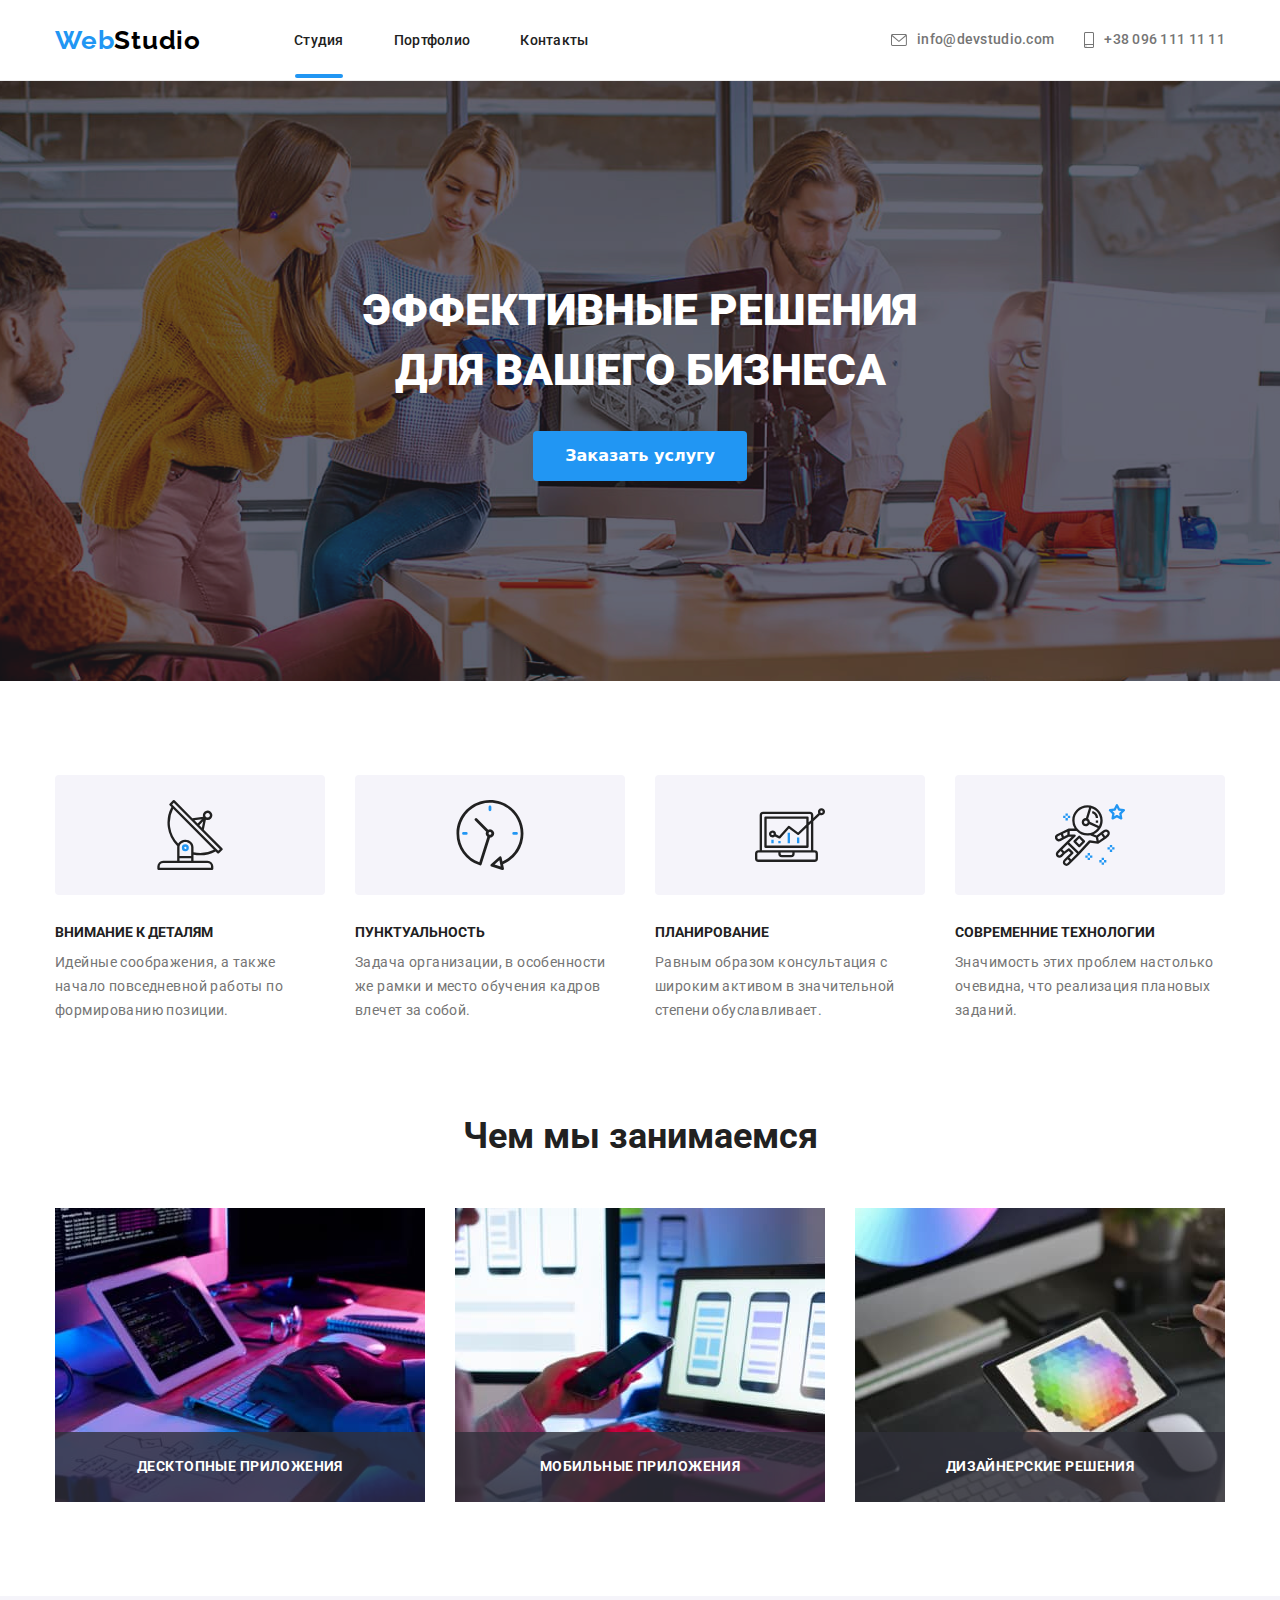
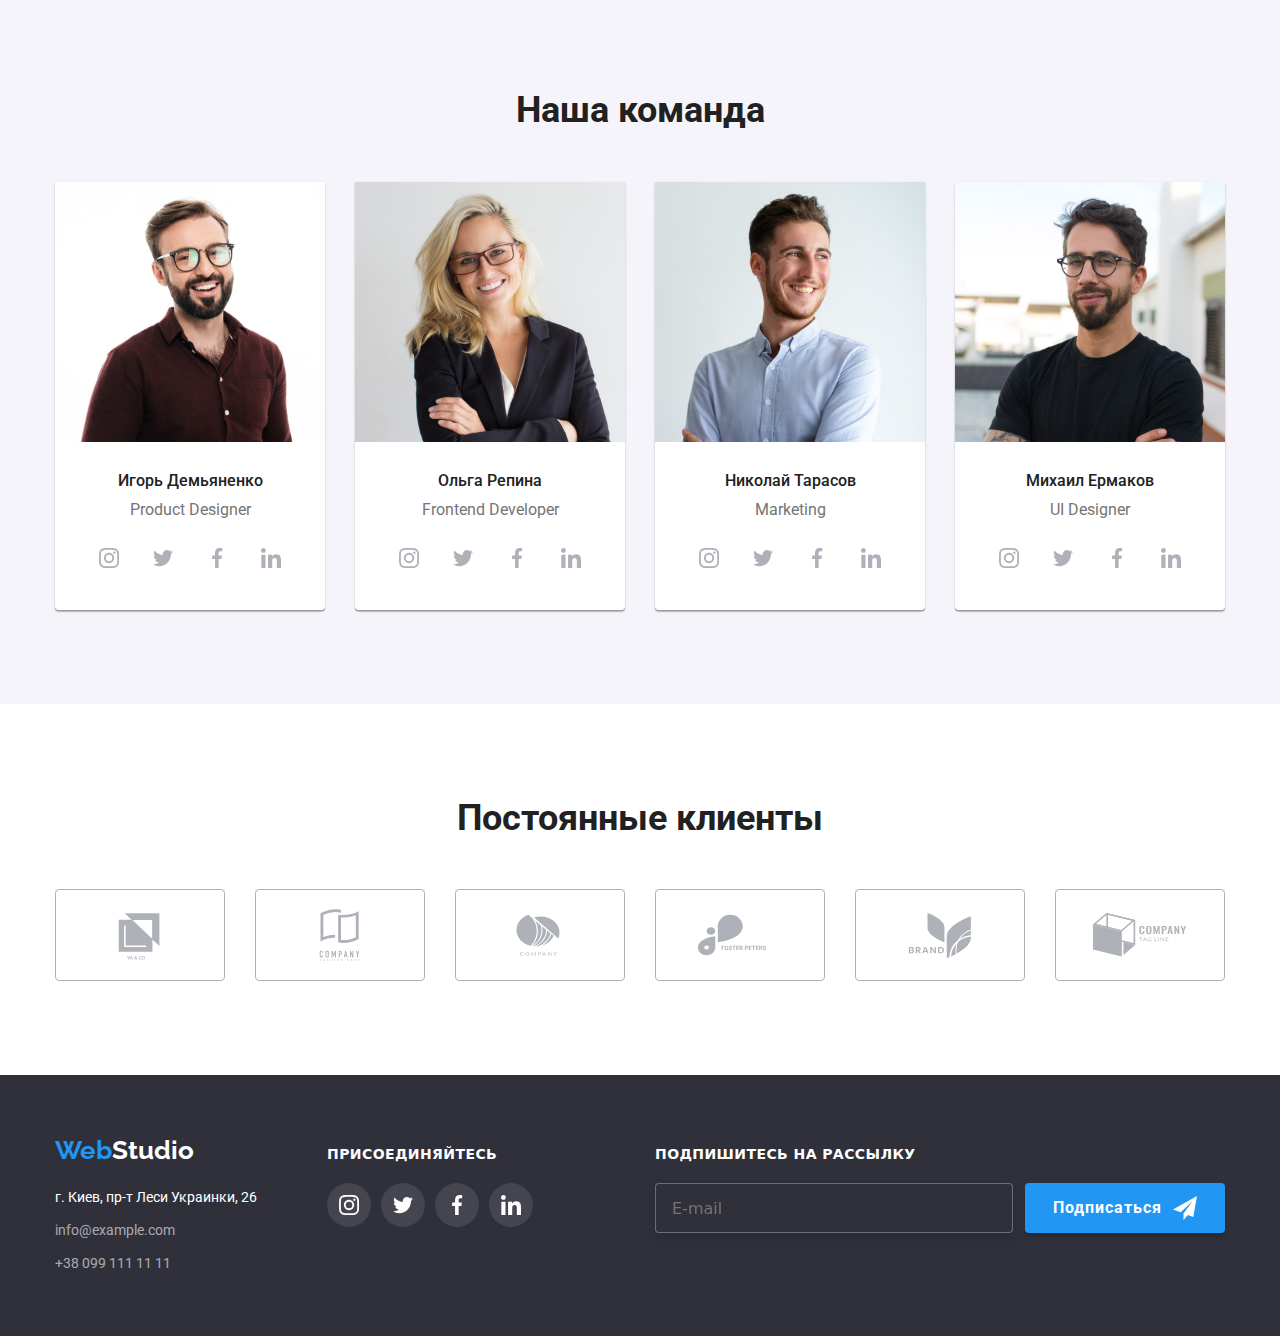
<file: index.html>
<!DOCTYPE html>
<html lang="ru">
  <head>
    <meta charset="UTF-8" />
    <meta http-equiv="X-UA-Compatible" content="IE=edge" />
    <meta name="viewport" content="width=device-width, initial-scale=1.0" />
    <link rel="preconnect" href="https://fonts.googleapis.com" />
    <link rel="preconnect" href="https://fonts.gstatic.com" crossorigin />
    <link
      href="https://fonts.googleapis.com/css2?family=Raleway:wght@400;500;700;900&family=Roboto:wght@400;500;700;900&display=swap"
      rel="stylesheet"
    />
    <link rel="stylesheet" href="./css/style.css" />
    <link
      rel="stylesheet"
      href="https://cdnjs.cloudflare.com/ajax/libs/modern-normalize/1.1.0/modern-normalize.min.css"
    />
    <link rel="stylesheet" href="./imges/icons.svg" />
    <title>WebStudio</title>
  </head>
  <body>
    <header class="header">
      <div class="container">
        <a class="logo-link" href="index.html"
          >Web<span class="color-logo-link-header">Studio</span></a
        >
        <nav class="nav-menu">
          <ul class="nav-list">
            <li>
              <a class="index-link active" href="index.html" target="_self"
                >Студия</a
              >
            </li>
            <li>
              <a class="portfolio-link" href="portfolio.html" target="_self"
                >Портфолио</a
              >
            </li>
            <li>
              <a class="contacts-link" href="contacts.html" rel="">Контакты</a>
            </li>
          </ul>
        </nav>
        <ul class="contacts">
          <li class="contacts-item">
            <a class="mail-link-header" href="mailto:info@devstudio.com">
              <svg class="envelope">
                <use href="./imges/icons.svg#icon-envelope"></use>
              </svg>
              info@devstudio.com</a
            >
          </li>
          <li class="contacts-item">
            <a class="tel-link-header" href="tel:+380961111111">
              <svg class="smartphone">
                <use href="./imges/icons.svg#icon-smartphone"></use>
              </svg>
              +38 096 111 11 11</a
            >
          </li>
        </ul>
      </div>
    </header>
    <main>
      <section class="hero-section">
        <div class="hero">
          <h1 class="main-theme">Эффективные решения для вашего бизнеса</h1>
          <button type="button" class="main-theme-btn" data-open-modal>
            Заказать услугу
          </button>
        </div>
      </section>
      <section>
        <div class="container">
          <ul class="qualities">
            <li class="qualities-item">
              <div class="qualities-list-item">
                <svg class="qualities-svg-icon">
                  <use href="./imges/icons.svg#icon-antenna"></use>
                </svg>
              </div>
              <h3 class="qualities-description-header">Внимание к деталям</h3>
              <p class="qualities-description-text">
                Идейные соображения, а также начало повседневной работы по
                формированию позиции.
              </p>
            </li>
            <li class="qualities-item">
              <div class="qualities-list-item">
                <svg class="qualities-svg-icon">
                  <use href="./imges/icons.svg#icon-clock"></use>
                </svg>
              </div>
              <h3 class="qualities-description-header">Пунктуальность</h3>
              <p class="qualities-description-text">
                Задача организации, в особенности же рамки и место обучения
                кадров влечет за собой.
              </p>
            </li>
            <li class="qualities-item">
              <div class="qualities-list-item">
                <svg class="qualities-svg-icon">
                  <use href="./imges/icons.svg#icon-diagram"></use>
                </svg>
              </div>
              <h3 class="qualities-description-header">Планирование</h3>
              <p class="qualities-description-text">
                Равным образом консультация с широким активом в значительной
                степени обуславливает.
              </p>
            </li>
            <li class="qualities-item">
              <div class="qualities-list-item">
                <svg class="qualities-svg-icon">
                  <use href="./imges/icons.svg#icon-astronaut"></use>
                </svg>
              </div>
              <h3 class="qualities-description-header">
                Современние технологии
              </h3>
              <p class="qualities-description-text">
                Значимость этих проблем настолько очевидна, что реализация
                плановых заданий.
              </p>
            </li>
          </ul>
        </div>
      </section>
      <section class="offer-section">
        <div class="container container-offer">
          <h2 class="section-header">Чем мы занимаемся</h2>
          <ul class="offers">
            <li class="offer-item">
              <img
                src="imges/img0.jpg"
                alt="печатает текст на таблете"
                width="370"
              />
              <p class="offer-item-description">Десктопные приложения</p>
            </li>
            <li class="offer-item">
              <img
                src="imges/img4.jpg"
                alt="держит телефон перед компютером"
                width="370"
              />
              <p class="offer-item-description">Мобильные приложения</p>
            </li>
            <li class="offer-item">
              <img src="imges/img5.jpg" alt="палитра цвета" width="370" />
              <p class="offer-item-description">Дизайнерские решения</p>
            </li>
          </ul>
        </div>
      </section>
      <section class="team-section">
        <div class="container container-team">
          <h2 class="section-header">Наша команда</h2>
          <ul class="team">
            <li class="team-card-1">
              <img src="imges/img3.jpg" alt="Игорь" width="270" height="260" />
              <div class="person-description">
                <h3 class="person-name">Игорь Демьяненко</h3>
                <p class="person-profession">Product Designer</p>
                <ul class="social-list">
                  <li class="social-list-item">
                    <a href="">
                      <svg class="social-list-icon">
                        <use href="./imges/icons.svg#icon-instagram"></use>
                      </svg>
                    </a>
                  </li>
                  <li class="social-list-item">
                    <a href="">
                      <svg class="social-list-icon">
                        <use href="./imges/icons.svg#icon-twitter"></use>
                      </svg>
                    </a>
                  </li>
                  <li class="social-list-item">
                    <a href="">
                      <svg class="social-list-icon">
                        <use href="./imges/icons.svg#icon-facebook"></use>
                      </svg>
                    </a>
                  </li>
                  <li class="social-list-item">
                    <a href="">
                      <svg class="social-list-icon">
                        <use href="./imges/icons.svg#icon-linkedin"></use>
                      </svg>
                    </a>
                  </li>
                </ul>
              </div>
            </li>
            <li class="team-card-2">
              <img src="imges/img2.jpg" alt="Ольга" width="270" height="260" />
              <div class="person-description">
                <h3 class="person-name">Ольга Репина</h3>
                <p class="person-profession">Frontend Developer</p>
                <ul class="social-list">
                  <li class="social-list-item">
                    <a href="">
                      <svg class="social-list-icon">
                        <use href="./imges/icons.svg#icon-instagram"></use>
                      </svg>
                    </a>
                  </li>
                  <li class="social-list-item">
                    <a href="">
                      <svg class="social-list-icon">
                        <use href="./imges/icons.svg#icon-twitter"></use>
                      </svg>
                    </a>
                  </li>
                  <li class="social-list-item">
                    <a href="">
                      <svg class="social-list-icon">
                        <use href="./imges/icons.svg#icon-facebook"></use>
                      </svg>
                    </a>
                  </li>
                  <li class="social-list-item">
                    <a href="">
                      <svg class="social-list-icon">
                        <use href="./imges/icons.svg#icon-linkedin"></use>
                      </svg>
                    </a>
                  </li>
                </ul>
              </div>
            </li>
            <li class="team-card-3">
              <img
                src="imges/img1.jpg"
                alt="Николай"
                width="270"
                height="260"
              />
              <div class="person-description">
                <h3 class="person-name">Николай Тарасов</h3>
                <p class="person-profession">Marketing</p>
                <ul class="social-list">
                  <li class="social-list-item">
                    <a href="">
                      <svg class="social-list-icon">
                        <use href="./imges/icons.svg#icon-instagram"></use>
                      </svg>
                    </a>
                  </li>
                  <li class="social-list-item">
                    <a href="">
                      <svg class="social-list-icon">
                        <use href="./imges/icons.svg#icon-twitter"></use>
                      </svg>
                    </a>
                  </li>
                  <li class="social-list-item">
                    <a href="">
                      <svg class="social-list-icon">
                        <use href="./imges/icons.svg#icon-facebook"></use>
                      </svg>
                    </a>
                  </li>
                  <li class="social-list-item">
                    <a href="">
                      <svg class="social-list-icon">
                        <use href="./imges/icons.svg#icon-linkedin"></use>
                      </svg>
                    </a>
                  </li>
                </ul>
              </div>
            </li>
            <li class="team-card-4">
              <img src="imges/img.jpg" alt="Михаил" width="270" height="260" />
              <div class="person-description">
                <h3 class="person-name">Михаил Ермаков</h3>
                <p class="person-profession">UI Designer</p>
                <ul class="social-list">
                  <li class="social-list-item">
                    <a href="">
                      <svg class="social-list-icon">
                        <use href="./imges/icons.svg#icon-instagram"></use>
                      </svg>
                    </a>
                  </li>
                  <li class="social-list-item">
                    <a href="">
                      <svg class="social-list-icon">
                        <use href="./imges/icons.svg#icon-twitter"></use>
                      </svg>
                    </a>
                  </li>
                  <li class="social-list-item">
                    <a href="">
                      <svg class="social-list-icon">
                        <use href="./imges/icons.svg#icon-facebook"></use>
                      </svg>
                    </a>
                  </li>
                  <li class="social-list-item">
                    <a href="">
                      <svg class="social-list-icon">
                        <use href="./imges/icons.svg#icon-linkedin"></use>
                      </svg>
                    </a>
                  </li>
                </ul>
              </div>
            </li>
          </ul>
        </div>
      </section>
      <section>
        <div class="container-clients">
          <h2 class="section-header">Постоянные клиенты</h2>
          <ul class="clients-list">
            <li class="clients-item">
              <a href="#">
                <svg class="clients-logo">
                  <use href="./imges/icons.svg#icon-logo1"></use>
                </svg>
              </a>
            </li>
            <li class="clients-item">
              <a href="#">
                <svg class="clients-logo">
                  <use href="./imges/icons.svg#icon-logo2"></use>
                </svg>
              </a>
            </li>
            <li class="clients-item">
              <a href="#">
                <svg class="clients-logo">
                  <use href="./imges/icons.svg#icon-logo3"></use>
                </svg>
              </a>
            </li>
            <li class="clients-item">
              <a href="#">
                <svg class="clients-logo">
                  <use href="./imges/icons.svg#icon-logo4"></use>
                </svg>
              </a>
            </li>
            <li class="clients-item">
              <a href="#">
                <svg class="clients-logo">
                  <use href="./imges/icons.svg#icon-logo5"></use>
                </svg>
              </a>
            </li>
            <li class="clients-item">
              <a href="#">
                <svg class="clients-logo">
                  <use href="./imges/icons.svg#icon-logo6"></use>
                </svg>
              </a>
            </li>
          </ul>
        </div>
      </section>
    </main>
    <footer>
      <div class="footer">
        <div class="flex-container">
          <div class="block-container">
            <a class="logo-link-footer" href="index.html"
              >Web<span class="color-logo-link-footer">Studio</span></a
            >
            <address class="address-container">
              <p class="address">г. Киев, пр-т Леси Украинки, 26</p>
              <ul class="contacts-list-footer">
                <li class="contacts-item-footer">
                  <a class="mail-link-footer" href="mailto:info@example.com"
                    >info@example.com</a
                  >
                </li>
                <li class="contacts-item-footer">
                  <a class="tel-link-footer" href="tell:+380991111111"
                    >+38 099 111 11 11</a
                  >
                </li>
              </ul>
            </address>
          </div>
          <div class="social-footer">
            <h2 class="social-header">присоединяйтесь</h2>
            <ul class="social-footer-list">
              <li class="social-footer-item">
                <a href="#">
                  <svg class="social-list-footer-icon">
                    <use href="./imges/icons.svg#icon-instagram"></use>
                  </svg>
                </a>
              </li>
              <li class="social-footer-item">
                <a href="#">
                  <svg class="social-list-footer-icon">
                    <use href="./imges/icons.svg#icon-twitter"></use>
                  </svg>
                </a>
              </li>
              <li class="social-footer-item">
                <a href="#">
                  <svg class="social-list-footer-icon">
                    <use href="./imges/icons.svg#icon-facebook"></use>
                  </svg>
                </a>
              </li>
              <li class="social-footer-item">
                <a href="#">
                  <svg class="social-list-footer-icon">
                    <use href="./imges/icons.svg#icon-linkedin"></use>
                  </svg>
                </a>
              </li>
            </ul>
          </div>
          <div class="footer-submit-area">
            <h2 class="social-header">Подпишитесь на рассылку</h2>
            <div class="submit-area">
              <input class="footer-submit" type="text" placeholder="E-mail" />
              <button class="footer-btn" type="submit">
                Подписаться
                <svg class="send-icon">
                  <use href="./imges/icons.svg#icon-send"></use>
                </svg>
              </button>
            </div>
          </div>
        </div>
      </div>
    </footer>
    <div class="backdrop is-hidden" data-backdrop>
      <div class="modal">
        <button type="button" class="close-btn" data-close-modal>
          <svg class="close">
            <use href="./imges/icons.svg#close"></use>
          </svg>
        </button>
        <h2 class="modal-header">Оставьте свои данные, мы вам перезвоним</h2>
        <ul class="inputs-container">
          <li class="inputs-container-item">
            <label class="form-label" for="name">Имя</label>
            <input class="form-input" type="text" name="name" id="name" />
            <svg class="name">
              <use href="./imges/icons.svg#name"></use>
            </svg>
          </li>
          <li class="inputs-container-item">
            <label class="form-label" for="tel">Телефон</label>
            <input class="form-input" type="tel" name="tel" id="tel" />
            <svg class="tel">
              <use href="./imges/icons.svg#tel"></use>
            </svg>
          </li>
          <li class="inputs-container-item">
            <label class="form-label" for="email">Почта</label>
            <input class="form-input" type="text" name="email" id="email" />
            <svg class="email">
              <use href="./imges/icons.svg#email"></use>
            </svg>
          </li>
          <li class="inputs-container-item">
            <label class="form-label" for="comment">Комментарий</label>
            <textarea
              class="textarea"
              name="textarea"
              id="comment"
              placeholder="Введите текс"
            ></textarea>
          </li>
        </ul>
        <div class="policy-checkbox">
          <label class="checkbox-label"
            >Соглашаюсь с рассылкой и принимаю
            <a class="policy-doc" href="#">Условия договора</a>
            <input class="checkbox-input" type="checkbox" />
            <svg class="checkbox">
              <use href="./imges/icons.svg#icon-check"></use>
            </svg>
          </label>
        </div>
        <button class="modal-btn" type="submit">Отправить</button>
      </div>
    </div>
    <script src="./js/modal.js"></script>
  </body>
</html>
</file>
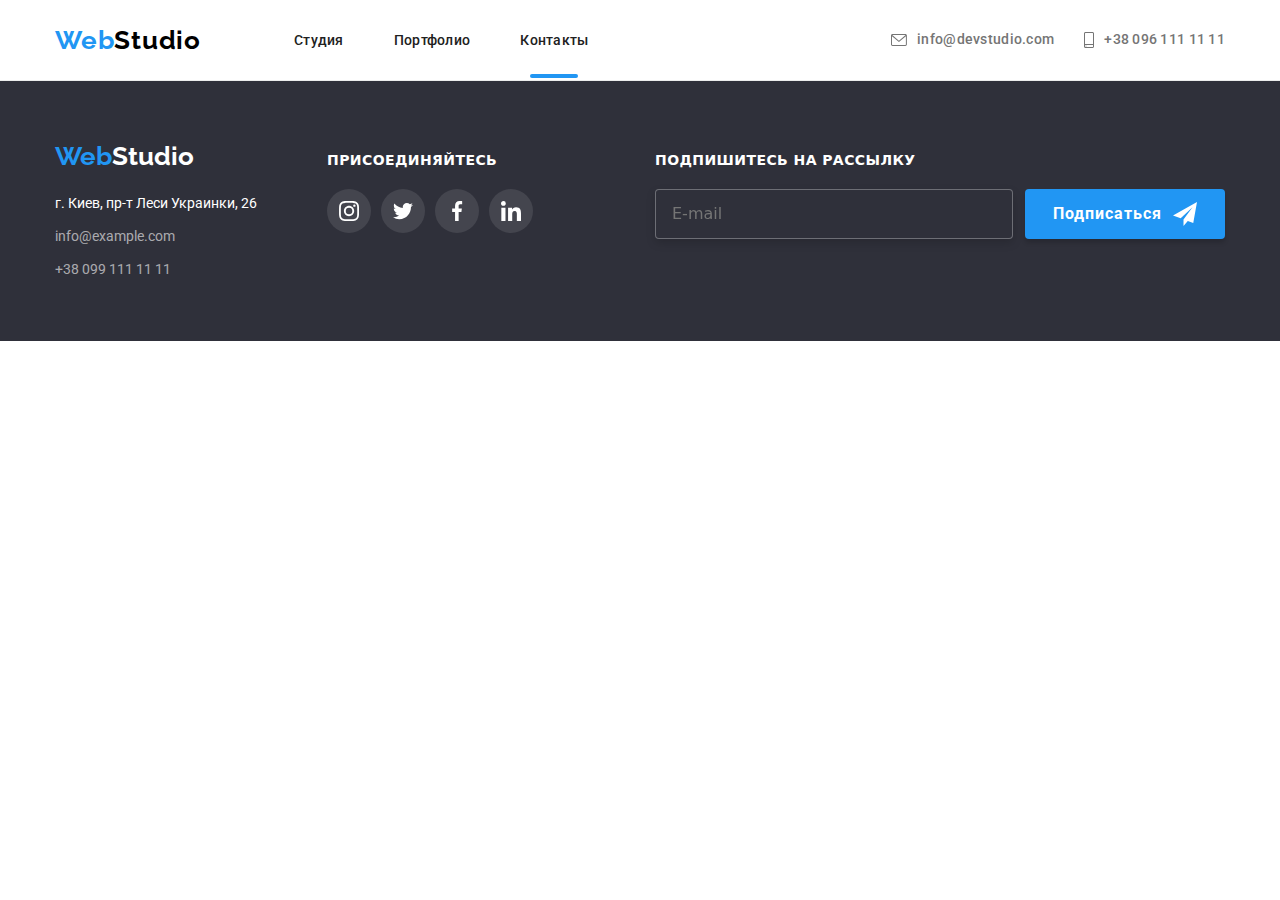
<file: contacts.html>
<!DOCTYPE html>
<html lang="ru">
  <head>
    <meta charset="UTF-8" />
    <meta http-equiv="X-UA-Compatible" content="IE=edge" />
    <meta name="viewport" content="width=device-width, initial-scale=1.0" />
    <link rel="preconnect" href="https://fonts.googleapis.com" />
    <link rel="preconnect" href="https://fonts.gstatic.com" crossorigin />
    <link
      href="https://fonts.googleapis.com/css2?family=Raleway:wght@400;500;700;900&family=Roboto:wght@400;500;700;900&display=swap"
      rel="stylesheet"
    />
    <link rel="stylesheet" href="css/style.css" />
    <link
      rel="stylesheet"
      href="https://cdnjs.cloudflare.com/ajax/libs/modern-normalize/1.1.0/modern-normalize.min.css"
    />
    <link rel="stylesheet" href="./imges/icons.svg" />
    <title>WebStudio</title>
  </head>
  <body>
    <header class="header">
      <div class="container">
        <a class="logo-link" href="index.html"
          >Web<span class="color-logo-link-header">Studio</span></a
        >
        <nav class="nav-menu">
          <ul class="nav-list">
            <li>
              <a class="index-link" href="index.html" target="_self">Студия</a>
            </li>
            <li>
              <a class="portfolio-link" href="portfolio.html" target="_self"
                >Портфолио</a
              >
            </li>
            <li>
              <a class="contacts-link active" href="contacts.html" rel=""
                >Контакты</a
              >
            </li>
          </ul>
        </nav>
        <ul class="contacts">
          <li class="contacts-item">
            <a class="mail-link-header" href="mailto:info@devstudio.com">
              <svg class="envelope">
                <use href="./imges/icons.svg#icon-envelope"></use>
              </svg>
              info@devstudio.com</a
            >
          </li>
          <li class="contacts-item">
            <a class="tel-link-header" href="tel:+380961111111">
              <svg class="smartphone">
                <use href="./imges/icons.svg#icon-smartphone"></use>
              </svg>
              +38 096 111 11 11</a
            >
          </li>
        </ul>
      </div>
    </header>
    <main>
      <sec></sec>
      <sec></sec>
      <sec></sec>
    </main>
    <footer>
      <div class="footer">
        <div class="flex-container">
          <div class="block-container">
            <a class="logo-link-footer" href="index.html"
              >Web<span class="color-logo-link-footer">Studio</span></a
            >
            <address class="address-container">
              <p class="address">г. Киев, пр-т Леси Украинки, 26</p>
              <ul class="contacts-list-footer">
                <li class="contacts-item-footer">
                  <a class="mail-link-footer" href="mailto:info@example.com"
                    >info@example.com</a
                  >
                </li>
                <li class="contacts-item-footer">
                  <a class="tel-link-footer" href="tell:+380991111111"
                    >+38 099 111 11 11</a
                  >
                </li>
              </ul>
            </address>
          </div>
          <div class="social-footer">
            <h2 class="social-header">присоединяйтесь</h2>
            <ul class="social-footer-list">
              <li class="social-footer-item">
                <a href="#">
                  <svg class="social-list-footer-icon">
                    <use href="./imges/icons.svg#icon-instagram"></use>
                  </svg>
                </a>
              </li>
              <li class="social-footer-item">
                <a href="#">
                  <svg class="social-list-footer-icon">
                    <use href="./imges/icons.svg#icon-twitter"></use>
                  </svg>
                </a>
              </li>
              <li class="social-footer-item">
                <a href="#">
                  <svg class="social-list-footer-icon">
                    <use href="./imges/icons.svg#icon-facebook"></use>
                  </svg>
                </a>
              </li>
              <li class="social-footer-item">
                <a href="#">
                  <svg class="social-list-footer-icon">
                    <use href="./imges/icons.svg#icon-linkedin"></use>
                  </svg>
                </a>
              </li>
            </ul>
          </div>
          <div class="footer-submit-area">
            <h2 class="social-header">Подпишитесь на рассылку</h2>
            <div class="submit-area">
              <input class="footer-submit" type="text" placeholder="E-mail" />
              <button class="footer-btn" type="submit">
                Подписаться
                <svg class="send-icon">
                  <use href="./imges/icons.svg#icon-send"></use>
                </svg>
              </button>
            </div>
          </div>
        </div>
      </div>
    </footer>
  </body>
</html>
</file>
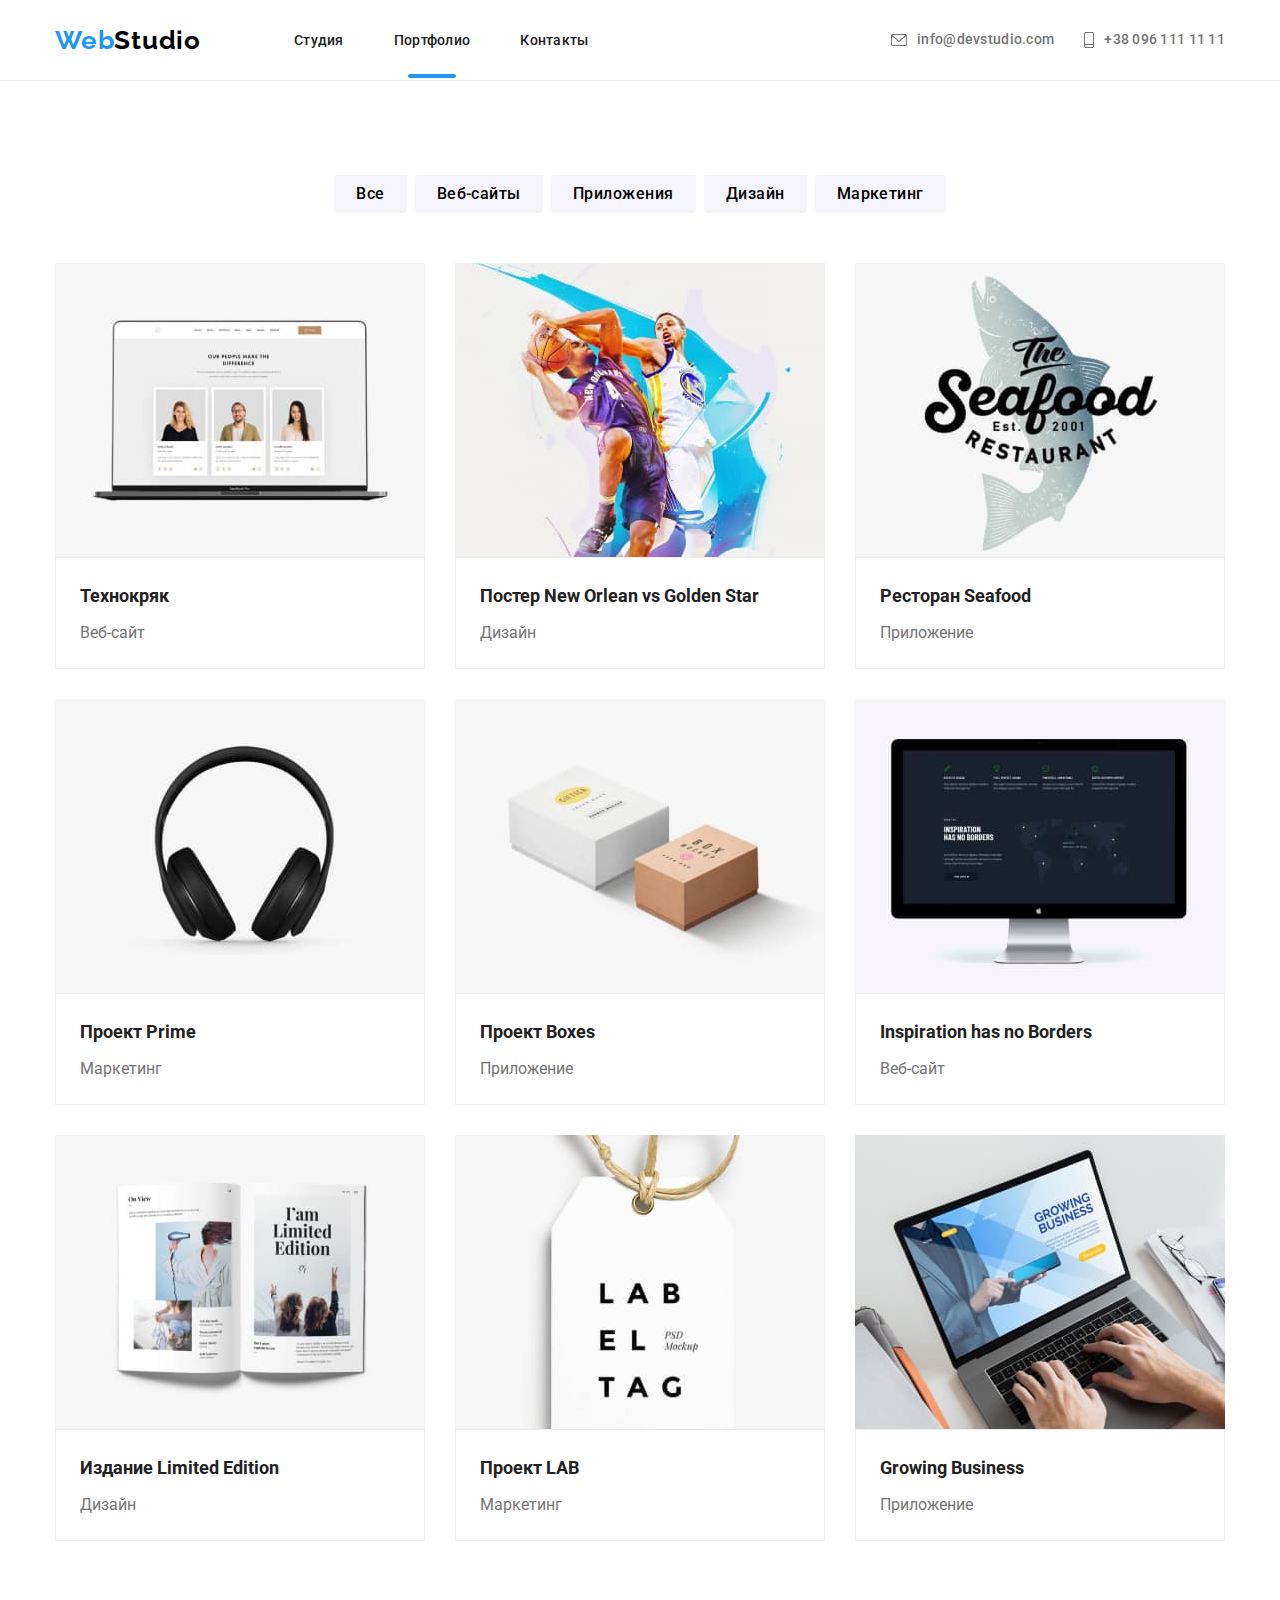
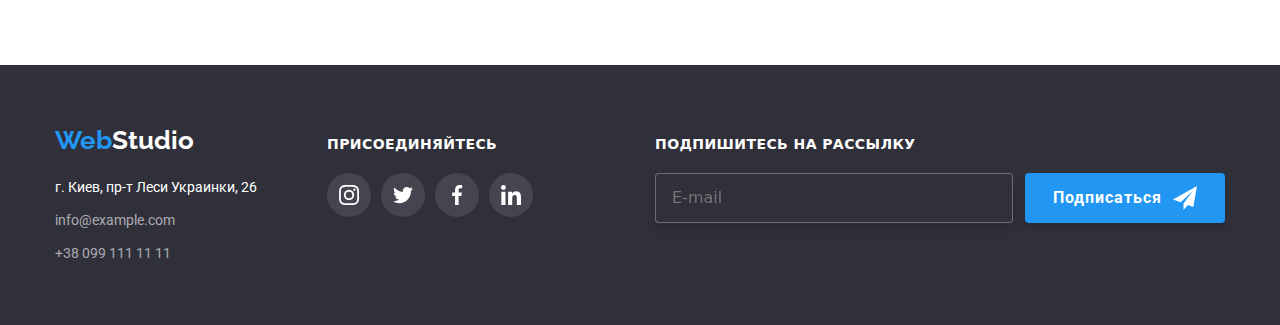
<file: portfolio.html>
<!DOCTYPE html>
<html lang="ru">
<head>
    <meta charset="UTF-8">
    <meta http-equiv="X-UA-Compatible" content="IE=edge">
    <meta name="viewport" content="width=device-width, initial-scale=1.0">
    <link rel="preconnect" href="https://fonts.googleapis.com">
    <link rel="preconnect" href="https://fonts.gstatic.com" crossorigin>
    <link href="https://fonts.googleapis.com/css2?family=Raleway:wght@400;500;700;900&family=Roboto:wght@400;500;700;900&display=swap" rel="stylesheet">
    <link rel="stylesheet" href="css/style.css">
    <link rel="stylesheet" href="https://cdnjs.cloudflare.com/ajax/libs/modern-normalize/1.1.0/modern-normalize.min.css">
    <link rel="stylesheet" href="./imges/icons.svg">
    <title>WebStudio</title>
</head>
<body>
    <header class="header">
      <div class="container">
        <a class="logo-link" href="index.html"
          >Web<span class="color-logo-link-header">Studio</span></a
        >
        <nav class="nav-menu">
          <ul class="nav-list">
            <li>
              <a class="index-link" href="index.html" target="_self">Студия</a>
            </li>
            <li>
              <a class="portfolio-link active" href="portfolio.html" target="_self"
                >Портфолио</a
              >
            </li>
            <li><a class="contacts-link" href="contacts.html" rel="">Контакты</a></li>
          </ul>
        </nav>
        <ul class="contacts">
          <li class="contacts-item">
            <a class="mail-link-header" href="mailto:info@devstudio.com">
              <svg class="envelope">
                <use href="./imges/icons.svg#icon-envelope"></use>
              </svg>
              info@devstudio.com</a
            >
          </li>
          <li class="contacts-item">
            <a class="tel-link-header" href="tel:+380961111111">
              <svg class="smartphone">
                <use href="./imges/icons.svg#icon-smartphone"></use>
              </svg>
              +38 096 111 11 11</a
            >
          </li>
        </ul>
      </div>
    </header>
    <main>
        <!--section-1-->
        <section>
            <div class="container project-container">
                <ul class="projects-filter">
                    <li class="projects-filter-item"><button type="button" class="project-filter-btn">Все</button></li>
                    <li class="projects-filter-item"><button type="button" class="project-filter-btn">Веб-сайты</button></li>
                    <li class="projects-filter-item"><button type="button" class="project-filter-btn">Приложения</button></li>
                    <li class="projects-filter-item"><button type="button" class="project-filter-btn">Дизайн</button></li>
                    <li class="projects-filter-item"><button type="button" class="project-filter-btn">Маркетинг</button></li>
                </ul>
                <ul  class="projects-portfolio">
                    <li class="projects-portfolio-item">
                        <div class="overlay">
                          <img src="imges/img-project-1.jpg" alt="дизайн сайта" width="370">
                          <p class="overlay-text">Ресурс предлагает комплексные предложения с разным уровнем функционала и сервисов. Все это позволит посетителю получить исчерпывающие сведения о компании или частном лице.</p>
                        </div>
                        <div class="portfolio-item-description">
                            <h2 class="projects-portfolio-header">Технокряк</h3>
                            <p class="projects-portfolio-text">Веб-сайт</p>
                        </div>
                    </li>
                    <li class="projects-portfolio-item">
                        <div class="overlay">
                            <img src="imges/img-project-2.jpg" alt="дизайн сайта" width="370">
                            <p class="overlay-text">Ресурс предлагает комплексные предложения с разным уровнем функционала и сервисов. Все это позволит посетителю получить исчерпывающие сведения о компании или частном лице.</p>
                        </div>
                        <div class="portfolio-item-description">
                            <h2 class="projects-portfolio-header">Постер <span lang="en">New Orlean vs Golden Star</span></h3>
                            <p class="projects-portfolio-text">Дизайн</p>
                        </div>
                    </li>
                    <li class="projects-portfolio-item">
                        <div class="overlay">
                            <img src="imges/img-project-3.jpg" alt="дизайн сайта" width="370">
                            <p class="overlay-text">Ресурс предлагает комплексные предложения с разным уровнем функционала и сервисов. Все это позволит посетителю получить исчерпывающие сведения о компании или частном лице.</p>
                        </div>
                        <div class="portfolio-item-description">
                            <h2 class="projects-portfolio-header"><span lang="en">Ресторан Seafood</span></h3>
                            <p class="projects-portfolio-text">Приложение</p>
                        </div>
                    </li>
                    <li class="projects-portfolio-item">
                        <div class="overlay">
                            <img src="imges/img-project-4.jpg" alt="дизайн сайта" width="370">
                            <p class="overlay-text">Ресурс предлагает комплексные предложения с разным уровнем функционала и сервисов. Все это позволит посетителю получить исчерпывающие сведения о компании или частном лице.</p>
                        </div>  
                        <div class="portfolio-item-description">
                            <h2 class="projects-portfolio-header"><span lang="en">Проект Prime</span></h3>
                            <p class="projects-portfolio-text">Маркетинг</p>
                        </div>
                    </li>
                    <li class="projects-portfolio-item">
                        <div class="overlay">
                            <img src="imges/img-project-5.jpg" alt="дизайн сайта" width="370">
                            <p class="overlay-text">Ресурс предлагает комплексные предложения с разным уровнем функционала и сервисов. Все это позволит посетителю получить исчерпывающие сведения о компании или частном лице.</p>
                        </div>
                        <div class="portfolio-item-description">
                            <h2 class="projects-portfolio-header"><span lang="en">Проект Boxes</span></h3>
                            <p class="projects-portfolio-text">Приложение</p>
                        </div>
                    </li>
                    <li class="projects-portfolio-item">
                        <div class="overlay">
                            <img src="imges/img-project-6.jpg" alt="дизайн сайта" width="370">
                            <p class="overlay-text">Ресурс предлагает комплексные предложения с разным уровнем функционала и сервисов. Все это позволит посетителю получить исчерпывающие сведения о компании или частном лице.</p>
                        </div>
                        <div class="portfolio-item-description">
                            <h2 class="projects-portfolio-header"><span lang="en">Inspiration has no Borders</span></h3>
                            <p class="projects-portfolio-text">Веб-сайт</p>
                        </div>
                    </li>
                    <li class="projects-portfolio-item">
                        <div class="overlay">
                            <img src="imges/img-project-7.jpg" alt="дизайн сайта" width="370">
                            <p class="overlay-text">Ресурс предлагает комплексные предложения с разным уровнем функционала и сервисов. Все это позволит посетителю получить исчерпывающие сведения о компании или частном лице.</p>
                        </div>
                        <div class="portfolio-item-description">
                            <h2 class="projects-portfolio-header"><span lang="en">Издание Limited Edition</span></h3>
                            <p class="projects-portfolio-text">Дизайн</p>
                        </div>
                    </li>
                    <li class="projects-portfolio-item">
                        <div class="overlay">
                            <img src="imges/img-project-8.jpg" alt="дизайн сайта" width="370">
                            <p class="overlay-text">Ресурс предлагает комплексные предложения с разным уровнем функционала и сервисов. Все это позволит посетителю получить исчерпывающие сведения о компании или частном лице.</p>
                        </div>
                        <div class="portfolio-item-description">
                            <h2 class="projects-portfolio-header"><span lang="en">Проект LAB</span></h3>
                            <p class="projects-portfolio-text">Маркетинг</p>
                        </div>
                    </li>
                    <li class="projects-portfolio-item">
                        <div class="overlay">
                            <img src="imges/img-project-9.jpg" alt="дизайн сайта" width="370">
                            <p class="overlay-text">Ресурс предлагает комплексные предложения с разным уровнем функционала и сервисов. Все это позволит посетителю получить исчерпывающие сведения о компании или частном лице.</p>
                        </div>
                        <div class="portfolio-item-description">
                            <h2 class="projects-portfolio-header"><span lang="en"> Growing Business</span></h3>
                            <p class="projects-portfolio-text">Приложение</p>
                        </div>
                    </li>
                </ul>
            </div>
        </section>
    </main>
   <footer>
      <div class="footer">
        <div class="flex-container">
          <div class="block-container">
            <a class="logo-link-footer" href="index.html"
              >Web<span class="color-logo-link-footer">Studio</span></a
            >
            <address class="address-container">
              <p class="address">г. Киев, пр-т Леси Украинки, 26</p>
              <ul class="contacts-list-footer">
                <li class="contacts-item-footer">
                  <a class="mail-link-footer" href="mailto:info@example.com"
                    >info@example.com</a
                  >
                </li>
                <li class="contacts-item-footer">
                  <a class="tel-link-footer" href="tell:+380991111111"
                    >+38 099 111 11 11</a
                  >
                </li>
              </ul>
            </address>
          </div>
          <div class="social-footer">
            <h2 class="social-header">присоединяйтесь</h2>
            <ul class="social-footer-list">
              <li class="social-footer-item">
                <a href="#">
                  <svg class="social-list-footer-icon">
                    <use href="./imges/icons.svg#icon-instagram"></use>
                  </svg>
                </a>
              </li>
              <li class="social-footer-item">
                <a href="#">
                  <svg class="social-list-footer-icon">
                    <use href="./imges/icons.svg#icon-twitter"></use>
                  </svg>
                </a>
              </li>
              <li class="social-footer-item">
                <a href="#">
                  <svg class="social-list-footer-icon">
                    <use href="./imges/icons.svg#icon-facebook"></use>
                  </svg>
                </a>
              </li>
              <li class="social-footer-item">
                <a href="#">
                  <svg class="social-list-footer-icon">
                    <use href="./imges/icons.svg#icon-linkedin"></use>
                  </svg>
                </a>
              </li>
            </ul>
          </div>
          <div class="footer-submit-area">
            <h2 class="social-header">Подпишитесь на рассылку</h2>
            <div class="submit-area">
              <input class="footer-submit" type="text" placeholder="E-mail" />
              <button class="footer-btn" type="submit">
                Подписаться
                <svg class="send-icon">
                  <use href="./imges/icons.svg#icon-send"></use>
                </svg>
              </button>
            </div>
          </div>
        </div>
      </div>
    </footer>
</body>
</html>
</file>
<file: css/style.css>
:root {
  --link-color: #2196f3;
  --principal-text-color: #212121;
  --secondary-text-color: #757575;
  --white-color: #fff;
  --black-color: #000;
  --filter-btn-color: #f5f4fa;
  --footer-contacts-color: rgba(255, 255, 255, 0.6);
  --bck-grnd-color: #e5e5e5;
  --theme-color: #2f303a;
  --svg-color: ##afb1b8;
}

body {
  font-family: "Raleway", sans-serif;
  font-family: "Roboto", sans-serif;
  background-color: var(--white-color);
}

*,
*::before,
*::after {
  box-sizing: border-box;
}

h1,
h2,
h3,
h4,
h5,
h6,
ul,
p {
  margin: 0px;
  padding: 0px;
}

.nav-list,
.qualities,
.offers,
.team,
.projects-filter,
.projects-portfolio,
.contacts-list-footer {
  list-style-type: none;
}

.active::after {
  position: absolute;
  content: "";
  width: 48px;
  height: 4px;
  bottom: 0;
  left: 50%;
  transform: translate(-50%, -50%);
  border-radius: 2px;
  background-color: var(--link-color);
}

/* --- hover focus --- */

button:hover,
button:focus {
  cursor: pointer;
}

a.index-link:hover,
a.index-link:focus {
  color: var(--link-color);
  transition: 250ms cubic-bezier(0.4, 0, 0.2, 1);
}

a.portfolio-link:hover,
a.portfolio-link:focus {
  color: var(--link-color);
  transition: 250ms cubic-bezier(0.4, 0, 0.2, 1);
}

a.contacts-link:hover,
a.contacts-link:focus {
  color: var(--link-color);
  transition: 250ms cubic-bezier(0.4, 0, 0.2, 1);
}

a.mail-link-header:hover,
a.mail-link-header:focus,
a.mail-link-footer:hover,
a.mail-link-footer:focus {
  color: var(--link-color);
  filter: drop-shadow(0px 4px 4px rgba(0, 0, 0, 0.25));
  transition: 250ms cubic-bezier(0.4, 0, 0.2, 1);
}

a.mail-link-header:hover .envelope,
a.mail-link-header:focus .envelope,
a.tel-link-header:hover .smartphone,
a.tel-link-header:focus .smartphone {
  fill: var(--link-color);
  filter: drop-shadow(0px 4px 4px rgba(0, 0, 0, 0.25));
  transition: 250ms cubic-bezier(0.4, 0, 0.2, 1);
}

a.tel-link-header:hover,
a.tel-link-header:focus,
a.tel-link-footer:hover,
a.tel-link-footer:focus {
  color: var(--link-color);
  filter: drop-shadow(0px 4px 4px rgba(0, 0, 0, 0.25));
  transition: 250ms cubic-bezier(0.4, 0, 0.2, 1);
}

.project-filter-btn:hover,
.project-filter-btn:focus {
  cursor: pointer;
  color: var(--white-color);
  background: var(--link-color);
  box-shadow: 0px 3px 1px rgba(0, 0, 0, 0.1), 0px 1px 2px rgba(0, 0, 0, 0.08),
    0px 2px 2px rgba(0, 0, 0, 0.12);
  border-radius: 4px;
  filter: drop-shadow(0px 4px 4px rgba(0, 0, 0, 0.25));
  transition: 250ms cubic-bezier(0.4, 0, 0.2, 1);
}

.projects-portfolio-item:hover,
.projects-portfolio-item:focus {
  box-shadow: 0px 1px 1px rgba(0, 0, 0, 0.12), 0px 4px 4px rgba(0, 0, 0, 0.06),
    1px 4px 6px rgba(0, 0, 0, 0.16);
  transition: 250ms cubic-bezier(0.4, 0, 0.2, 1);
}

.logo-link:hover,
.logo-link:focus {
  transition: 250ms cubic-bezier(0.4, 0, 0.2, 1);
  text-shadow: 0px 4px 4px rgba(0, 0, 0, 0.25);
}

/* --- ----------- --- */

/* --- base config ---*/

section {
  padding: 94px 0;
}

.container {
  width: 1200px;
  display: flex;
  margin-left: auto;
  margin-right: auto;
  padding-left: 15px;
  padding-right: 15px;
  align-items: center;
}

.header {
  border-bottom: 1px solid #ececec;
}

/* --- ---------- ---*/

/* --- LOGO asset ---*/

.logo-link {
  font-family: Raleway;
  font-size: 26px;
  font-weight: bold;
  line-height: 1.19;
  letter-spacing: 0.03em;
  text-decoration: none;
  color: var(--link-color);
  margin-right: 93px;
  padding: 24px 0px;
  transition: 250ms cubic-bezier(0.4, 0, 0.2, 1);
}

.color-logo-link-header {
  color: var(--black-color);
}

.color-logo-link-footer {
  color: var(--white-color);
}

/* --- -------- --- */

/* --- NAV styles --- */

.nav-menu {
  align-items: center;
}
.nav-list {
  display: flex;
}

.nav-list > li {
  margin-right: 50px;
}

.nav-list > li:nth-child(3n) {
  margin-right: 0;
}

.contacts {
  display: flex;
  list-style-type: none;
  margin-left: auto;
}

.contacts > li {
  margin-right: 30px;
}

.contacts > li:nth-child(2n) {
  margin-right: 0px;
}

.index-link,
.portfolio-link,
.contacts-link {
  position: relative;
  font-family: "Roboto", sans-serif;
  font-style: normal;
  font-weight: 500;
  font-size: 14px;
  line-height: 1.14;
  letter-spacing: 0.02em;
  color: var(--principal-text-color);
  text-decoration: none;
  padding: 32px 0px;
  transition: 250ms cubic-bezier(0.4, 0, 0.2, 1);
}

.mail-link-header,
.tel-link-header {
  display: flex;
  align-items: center;
  font-family: "Roboto", sans-serif;
  font-weight: 500;
  font-size: 14px;
  line-height: 1.14;
  letter-spacing: 0.02em;
  color: var(--secondary-text-color);
  text-decoration: none;
  padding: 32px 0px;
  transition: 250ms cubic-bezier(0.4, 0, 0.2, 1);
}

.envelope {
  width: 16px;
  height: 12px;
  margin-right: 10px;
  fill: var(--secondary-text-color);
  transition: 250ms cubic-bezier(0.4, 0, 0.2, 1);
}

.smartphone {
  width: 10px;
  height: 16px;
  margin-right: 10px;
  fill: var(--secondary-text-color);
  transition: 250ms cubic-bezier(0.4, 0, 0.2, 1);
}

/* --- ---------- --- */

/* --- hero section --- */

.hero-section {
  max-width: 1600px;
  height: 600px;
  padding: 0;
  margin-right: auto;
  margin-left: auto;
  background-image: url(../imges/Imgbg.png);
  background-size: cover;
  background-repeat: no-repeat;
  background-position: center;
}

.hero {
  padding: 200px 0;
  margin-right: auto;
  margin-left: auto;
  background: rgba(47, 48, 58, 0.4);
}

.main-theme {
  font-family: "Roboto", sans-serif;
  font-weight: 900;
  font-size: 44px;
  line-height: 1.36;
  color: var(--white-color);
  text-transform: uppercase;
  width: 600px;
  margin-left: auto;
  margin-right: auto;
  text-align: center;
}

.main-theme-btn {
  display: flex;
  font-family: inherit;
  font-weight: bold;
  font-size: 16px;
  line-height: 1.875;
  color: var(--white-color);
  background: var(--link-color);
  border-radius: 4px;
  border: none;
  padding: 10px 32px;
  margin-top: 30px;
  margin-left: auto;
  margin-right: auto;
  transition: 250ms cubic-bezier(0.4, 0, 0.2, 1);
}

.main-theme-btn:hover,
.main-theme-btn:focus {
  box-shadow: 0px 4px 4px rgba(0, 0, 0, 0.15);
  transition: 250ms cubic-bezier(0.4, 0, 0.2, 1);
}

/* --- ------------ --- */

/* --- section header ---*/

.section-header {
  font-family: "Roboto", sans-serif;
  font-weight: bold;
  font-size: 36px;
  line-height: 1.16;
  color: var(--principal-text-color);
  text-align: center;
}

/* --- -------------- ---*/

/* --- qualities sec ---*/

.qualities {
  display: flex;
}

.qualities-item {
  width: 270px;
}

.qualities-item:nth-child(-n + 3) {
  margin-right: 30px;
}

.qualities-description-header {
  font-family: "Roboto", sans-serif;
  font-weight: bold;
  font-size: 14px;
  line-height: 1.14;
  text-transform: uppercase;
  color: var(--principal-text-color);
  margin-top: 30px;
}

.qualities-description-text {
  font-family: "Roboto", sans-serif;
  font-weight: normal;
  font-size: 14px;
  line-height: 1.7;
  color: var(--secondary-text-color);
  letter-spacing: 0.03em;
  margin-top: 10px;
}

.qualities-list-item {
  display: flex;
  justify-content: center;
  align-items: center;
  width: 270px;
  height: 120px;
  background-color: var(--filter-btn-color);
  border-radius: 4px;
  transition: 250ms cubic-bezier(0.4, 0, 0.2, 1);
}

.qualities-list-item:hover,
.qualities-list-item:focus {
  box-shadow: 0px 4px 4px rgba(0, 0, 0, 0.25);
  cursor: pointer;
  transition: 250ms cubic-bezier(0.4, 0, 0.2, 1);
}

.qualities-svg-icon {
  width: 70px;
  height: 70px;
}

/* --- ------------- ---*/

/* --- offer section ---*/

.offer-section {
  padding-top: 0;
  padding-bottom: 94px;
}

.container-offer {
  display: block;
}

.offers {
  display: flex;
  margin-left: auto;
  margin-right: auto;
  margin-top: 50px;
}

.offer-item {
  position: relative;
  display: block;
  max-width: 100%;
  height: auto;
  margin-right: 30px;
}

.offer-item:nth-child(3n) {
  margin-right: 0;
}

.offer-item > img {
  display: block;
  width: 100%;
  height: 100%;
}

.offer-item-description {
  font-family: "Roboto";
  font-style: normal;
  font-weight: 700;
  font-size: 14px;
  line-height: 1.14;
  letter-spacing: 0.03em;
  text-transform: uppercase;
  color: #ffffff;
  position: absolute;
  display: flex;
  width: 100%;
  height: 70px;
  justify-content: center;
  align-items: center;
  background: rgba(47, 48, 58, 0.8);
  left: 0;
  bottom: 0;
}

/* --- ------------- --- */

/* --- team section ---*/

.team-section {
  background-color: var(--filter-btn-color);
}

.container-team {
  display: block;
}

.team {
  display: flex;
  margin-top: 50px;
}

.team > li {
  width: 270px;
  margin-right: 30px;
  background-color: var(--white-color);
  box-shadow: 0px 1px 3px rgba(0, 0, 0, 0.12), 0px 1px 1px rgba(0, 0, 0, 0.14),
    0px 2px 1px rgba(0, 0, 0, 0.2);
  border-radius: 0px 0px 4px 4px;
}

.team > li:last-child {
  margin-right: 0px;
}

.team > li > img {
  display: block;
  width: 100%;
  height: auto;
}
.person-description {
  padding: 30px 32px;
}

.person-name {
  font-family: "Roboto", sans-serif;
  font-weight: 500;
  font-size: 16px;
  line-height: 1.18;
  color: var(--principal-text-color);
  text-align: center;
}

.person-profession {
  font-family: "Roboto", sans-serif;
  font-weight: normal;
  font-size: 16px;
  line-height: 1.18;
  color: var(--secondary-text-color);
  margin-top: 10px;
  text-align: center;
}

.social-list {
  display: flex;
  margin-top: 16px;
  justify-content: space-between;
}

.social-list-item {
  list-style-type: none;
  transition: 250ms cubic-bezier(0.4, 0, 0.2, 1);
}

.social-list-item:hover,
.social-list-item:focus {
  fill: var(--link-color);
  transition: 250ms cubic-bezier(0.4, 0, 0.2, 1);
}

.social-list-item {
  margin-right: 10px;
}

.social-list-item:last-child {
  margin-right: 0;
}

.social-list-item > a {
  display: flex;
  align-items: center;
  justify-content: center;
  list-style-type: none;
  width: 44px;
  height: 44px;
  border-radius: 50%;
  transition: 250ms cubic-bezier(0.4, 0, 0.2, 1);
}

.social-list-icon {
  width: 20px;
  height: 20px;
  fill: #afb1b8;
  transition: 250ms cubic-bezier(0.4, 0, 0.2, 1);
}

.social-list-item > a:hover .social-list-icon,
.social-list-item > a:focus .social-list-icon {
  fill: var(--white-color);
  transition: 250ms cubic-bezier(0.4, 0, 0.2, 1);
}

.social-list-item > a:hover,
.social-list-item > a:focus {
  background-color: var(--link-color);
  cursor: pointer;
  transition: 250ms cubic-bezier(0.4, 0, 0.2, 1);
}

/* --- ------------ ---*/

/* --- Clients section --- */

.container-clients {
  display: block;
  width: 1200px;
  padding-left: 15px;
  padding-right: 15px;
  margin-right: auto;
  margin-left: auto;
}

.clients-list {
  display: flex;
  list-style-type: none;
  margin-top: 50px;
}

.clients-item {
  display: flex;
  margin-right: 30px;
  width: 170px;
  height: 92px;
  border: 1px solid #afb1b8;
  border-radius: 4px;
  transition: 250ms cubic-bezier(0.4, 0, 0.2, 1);
}

.clients-item:last-child {
  margin-right: 0;
}

.clients-item > a:hover,
.clients-item > a:focus {
  border: 1px solid var(--link-color);
  cursor: pointer;
  transition: 250ms cubic-bezier(0.4, 0, 0.2, 1);
}

.clients-item > a:hover .clients-logo,
.clients-item > a:focus .clients-logo {
  fill: var(--link-color);
  transition: 250ms cubic-bezier(0.4, 0, 0.2, 1);
}

.clients-item > a {
  width: 170px;
  height: 92px;
  justify-content: center;
  align-items: center;
  display: flex;
  transition: 250ms cubic-bezier(0.4, 0, 0.2, 1);
}

.clients-logo {
  width: 106px;
  height: 60px;
  fill: #afb1b8;
  transition: 250ms cubic-bezier(0.4, 0, 0.2, 1);
}

/* --- --------------- --- */

/* --- --- SECOND PAGE --- --- */

.project-container {
  display: block;
}

/* --- portfolio menu --- */

.projects-filter {
  display: flex;
  justify-content: center;
  margin-bottom: 50px;
  margin-left: auto;
  margin-right: auto;
}

.projects-filter-item:nth-child(-n + 4) {
  margin-right: 8px;
}

.project-filter-btn {
  font-family: "Roboto", sans-serif;
  font-weight: 500;
  font-size: 16px;
  line-height: 1.625;
  text-align: center;
  letter-spacing: 0.03em;
  border-radius: 4px;
  padding: 6px 22px;
  background: var(--filter-btn-color);
  border: none;
  transition: 250ms cubic-bezier(0.4, 0, 0.2, 1);
}

/* --- -------------- --- */

/* --- portfolio item --- */

.projects-portfolio {
  display: flex;
  flex-wrap: wrap;
}

.projects-portfolio-item {
  background-color: var(--white-color);
  margin-right: 30px;
  margin-bottom: 30px;
  transition: 250ms cubic-bezier(0.4, 0, 0.2, 1);
}

.projects-portfolio-item:nth-child(3n) {
  margin-right: 0;
}

.projects-portfolio-item > img {
  display: block;
  width: 100%;
  height: auto;
}

.portfolio-item-description {
  padding: 20px 24px;
  border: 1px solid #eeeeee;
}

.projects-portfolio-header {
  font-family: "Roboto", sans-serif;
  font-weight: bold;
  font-size: 18px;
  line-height: 2;
  color: var(--principal-text-color);
}

.projects-portfolio-text {
  font-family: "Roboto", sans-serif;
  font-weight: normal;
  font-size: 16px;
  line-height: 1.875;
  color: var(--secondary-text-color);
  margin-top: 4px;
}

.overlay {
  position: relative;
  overflow: hidden;
  transition: 250ms cubic-bezier(0.4, 0, 0.2, 1);
}

.overlay > img {
  display: block;
  width: 100%;
  height: 100%;
}

.overlay-text {
  font-family: "Roboto";
  font-style: normal;
  font-weight: 400;
  font-size: 18px;
  line-height: 1.56;
  letter-spacing: 0.03em;
  color: #ffffff;
  position: absolute;
  width: 370px;
  height: auto;
  left: 0;
  bottom: -101%;
  transition: 250ms linear;
  background: rgba(33, 150, 243, 0.9);
  padding: 63px 24px;
  transition: 250ms cubic-bezier(0.4, 0, 0.2, 1);
}

.projects-portfolio-item:hover .overlay-text,
.projects-portfolio-item:focus .overlay-text {
  left: 0;
  bottom: 0;
  transition: 250ms cubic-bezier(0.4, 0, 0.2, 1);
}

/* --- -------------- --- */

/* --- footer --- */

.flex-container {
  display: flex;
  align-items: baseline;
}

footer {
  padding: 60px 0;
  background-color: var(--theme-color);
}

.footer {
  width: 1200px;
  padding-left: 15px;
  padding-right: 15px;
  margin-right: auto;
  margin-left: auto;
}

.logo-link-footer {
  font-family: Raleway;
  font-size: 26px;
  font-weight: bold;
  line-height: 1.19;
  text-decoration: none;
  color: var(--link-color);
  transition: 250ms cubic-bezier(0.4, 0, 0.2, 1);
}

.contacts-item-footer {
  margin-top: 9px;
}

.address-container {
  margin-right: 70px;
}

.address {
  font-family: "Roboto", sans-serif;
  font-style: normal;
  font-weight: normal;
  font-size: 14px;
  line-height: 1.71;
  color: var(--white-color);
  margin-top: 20px;
}

.mail-link-footer,
.tel-link-footer {
  font-family: "Roboto", sans-serif;
  font-size: 14px;
  font-style: normal;
  line-height: 1.7;
  color: var(--footer-contacts-color);
  text-decoration: none;
  margin-top: 9px;
  transition: 250ms cubic-bezier(0.4, 0, 0.2, 1);
}

.social-header {
  font-style: normal;
  font-weight: 700;
  font-size: 14px;
  line-height: 1.14;
  letter-spacing: 0.03em;
  text-transform: uppercase;
  color: var(--white-color);
}

.social-footer-list {
  display: flex;
  list-style-type: none;
  margin-top: 20px;
}

.social-footer-item {
  width: 44px;
  height: 44px;
  margin-right: 10px;
  border-radius: 50%;
}

.social-footer-item:last-child {
  margin-right: 0;
}

.social-list-footer-icon {
  width: 20px;
  height: 20px;
  fill: var(--white-color);
}

.social-footer-item > a {
  display: flex;
  width: 44px;
  height: 44px;
  background: rgba(255, 255, 255, 0.1);
  border-radius: 50%;
  justify-content: center;
  align-items: center;
  margin-right: 10px;
  transition: 250ms cubic-bezier(0.4, 0, 0.2, 1);
}

.social-footer-item > a:focus,
.social-footer-item > a:hover {
  background-color: var(--link-color);
  cursor: pointer;
  transition: 250ms cubic-bezier(0.4, 0, 0.2, 1);
}

.footer-submit-area {
  margin-left: auto;
}

.submit-area {
  display: flex;
  margin-top: 20px;
}

.footer-submit {
  width: 358px;
  height: 50px;
  margin-right: 12px;
  padding: 15px 16px;
  color: var(--white-color);
  background-color: var(--theme-color);
  border: 1px solid rgba(255, 255, 255, 0.3);
  filter: drop-shadow(0px 4px 4px rgba(0, 0, 0, 0.15));
  border-radius: 4px;
}

.footer-btn {
  width: 200px;
  height: 50px;
  padding: 10px 28px;
  background-color: var(--link-color);
  font-family: "Roboto";
  font-weight: 700;
  font-size: 16px;
  line-height: 1.875;
  display: flex;
  align-items: center;
  justify-content: space-between;
  text-align: center;
  letter-spacing: 0.06em;
  color: #ffffff;
  box-shadow: 0px 4px 4px rgba(0, 0, 0, 0.15);
  border-radius: 4px;
  border: none;
}

.send-icon {
  width: 24px;
  height: 24px;
  fill: var(--white-color);
}

/* --- ------ --- */

/* --- BACK DROP --- */

.backdrop {
  position: fixed;
  top: 0;
  left: 0;
  width: 100%;
  height: 100%;
  background-color: rgba(0, 0, 0, 0.2);
  opacity: 1;
  transition: opacity 250ms cubic-bezier(0.4, 0, 0.2, 1);
}

.backdrop.is-hidden {
  opacity: 0;
  pointer-events: none;
}

.backdrop.is-hidden .modal {
  transform: translate(-50%, -50%) scale(0.9);
}

.modal {
  position: absolute;
  top: 50%;
  left: 50%;
  transform: translate(-50%, -50%) scale(1);
  transition: transform 250ms cubic-bezier(0.4, 0, 0.2, 1);
  width: 528px;
  padding: 40px;
  background: #ffffff;
  box-shadow: 0px 1px 3px rgba(0, 0, 0, 0.12), 0px 1px 1px rgba(0, 0, 0, 0.14),
    0px 2px 1px rgba(0, 0, 0, 0.2);
  border-radius: 4px;
}

.close-btn {
  position: absolute;
  display: flex;
  justify-content: center;
  align-items: center;
  width: 30px;
  height: 30px;
  right: 8px;
  top: 8px;
  border-radius: 50%;
  background: #ffffff;
  border: 1px solid rgba(0, 0, 0, 0.1);
  transition: 250ms cubic-bezier(0.4, 0, 0.2, 1);
}

.close-btn > .close {
  width: 11px;
  height: 11px;
  transition: 250ms cubic-bezier(0.4, 0, 0.2, 1);
}

.close-btn:hover,
.close-btn:focus {
  transition: 250ms cubic-bezier(0.4, 0, 0.2, 1);
  fill: var(--link-color);
}

.modal-header {
  font-family: "Roboto";
  font-weight: 700;
  font-size: 20px;
  line-height: 1.15;
  text-align: center;
  letter-spacing: 0.03em;
  color: #212121;
}

.inputs-container {
  list-style: none;
  margin-top: 12px;
}

.inputs-container-item {
  margin-top: 10px;
}

.inputs-container-item:first-child {
  margin-top: 0;
}

.inputs-container-item > .form-label {
  font-family: "Roboto";
  font-weight: 400;
  font-size: 12px;
  line-height: 1.16;
  letter-spacing: 0.01em;
  color: #757575;
}

.inputs-container-item > .form-input {
  width: 100%;
  height: 40px;
  margin-top: 4px;
  padding-left: 42px;
  transition: 250ms cubic-bezier(0.4, 0, 0.2, 1);
  border: 1px solid rgba(33, 33, 33, 0.2);
  border-radius: 4px;
}

.inputs-container-item > textarea {
  width: 100%;
  height: 120px;
  margin-top: 4px;
  padding: 12px 16px;
  resize: none;
  border: 1px solid rgba(33, 33, 33, 0.2);
  border-radius: 4px;
}

.inputs-container-item > textarea::placeholder {
  font-family: "Roboto";
  font-weight: 400;
  font-size: 12px;
  line-height: 1.16;
  letter-spacing: 0.01em;
  color: rgba(117, 117, 117, 0.5);
}

.policy-checkbox {
  position: relative;
  width: 425px;
  margin-top: 20px;
  display: flex;
  align-items: center;
  margin-right: auto;
  margin-left: auto;
}

.checkbox {
  position: absolute;
  width: 16px;
  height: 15px;
  left: 0;
  transform: translateY(20%);
  pointer-events: none;
  border: 2px solid black;
  border-radius: 2px;
}

.checkbox-input:checked + .checkbox {
  background-color: var(--link-color);
  background-origin: border-box;
  border: transparent;
}

.checkbox-input {
  appearance: none;
}

.policy-checkbox > .checkbox-label {
  font-family: "Roboto";
  font-weight: 400;
  font-size: 14px;
  line-height: 1.7;
  letter-spacing: 0.03em;
  color: #757575;
  margin-left: auto;
}

.policy-doc {
  font-family: "Roboto";
  font-weight: 400;
  font-size: 14px;
  line-height: 1.7;
  letter-spacing: 0.03em;
  text-decoration-line: underline;
  color: var(--link-color);
}

.modal-btn {
  display: flex;
  font-family: inherit;
  font-weight: bold;
  font-size: 16px;
  line-height: 1.875;
  color: var(--white-color);
  background: var(--link-color);
  border-radius: 4px;
  border: none;
  padding: 10px 55px;
  margin-top: 30px;
  margin-left: auto;
  margin-right: auto;
  box-shadow: 0px 4px 4px rgba(0, 0, 0, 0.15);
}
.inputs-container-item > .name {
  position: absolute;
  width: 12px;
  height: 12px;
  top: 105px;
  left: 56px;
  transform: translateY(+50%);
  transition: 250ms cubic-bezier(0.4, 0, 0.2, 1);
}
.inputs-container-item > .tel {
  position: absolute;
  width: 13px;
  height: 13px;
  top: 177px;
  left: 56px;
  transform: translateY(+50%);
  transition: 250ms cubic-bezier(0.4, 0, 0.2, 1);
}

.inputs-container-item > .email {
  position: absolute;
  width: 15px;
  height: 12px;
  top: 250px;
  left: 56px;
  transform: translateY(+50%);
  transition: 250ms cubic-bezier(0.4, 0, 0.2, 1);
}

.form-input:focus {
  transition: 250ms cubic-bezier(0.4, 0, 0.2, 1);
  outline: var(--link-color);
}

.footer-submit:focus {
  transition: 250ms cubic-bezier(0.4, 0, 0.2, 1);
  outline: var(--link-color);
}

.textarea:focus {
  transition: 250ms cubic-bezier(0.4, 0, 0.2, 1);
  outline: var(--link-color);
}

.form-input:focus + .name {
  transition: 250ms cubic-bezier(0.4, 0, 0.2, 1);
  fill: var(--link-color);
}

.form-input:focus + .tel {
  transition: 250ms cubic-bezier(0.4, 0, 0.2, 1);
  fill: var(--link-color);
}

.form-input:focus + .email {
  transition: 250ms cubic-bezier(0.4, 0, 0.2, 1);
  fill: var(--link-color);
}

.form-input:focus {
  cursor: pointer;
  border: 1px solid var(--link-color);
}

/* --- --------- --- */
</file>
